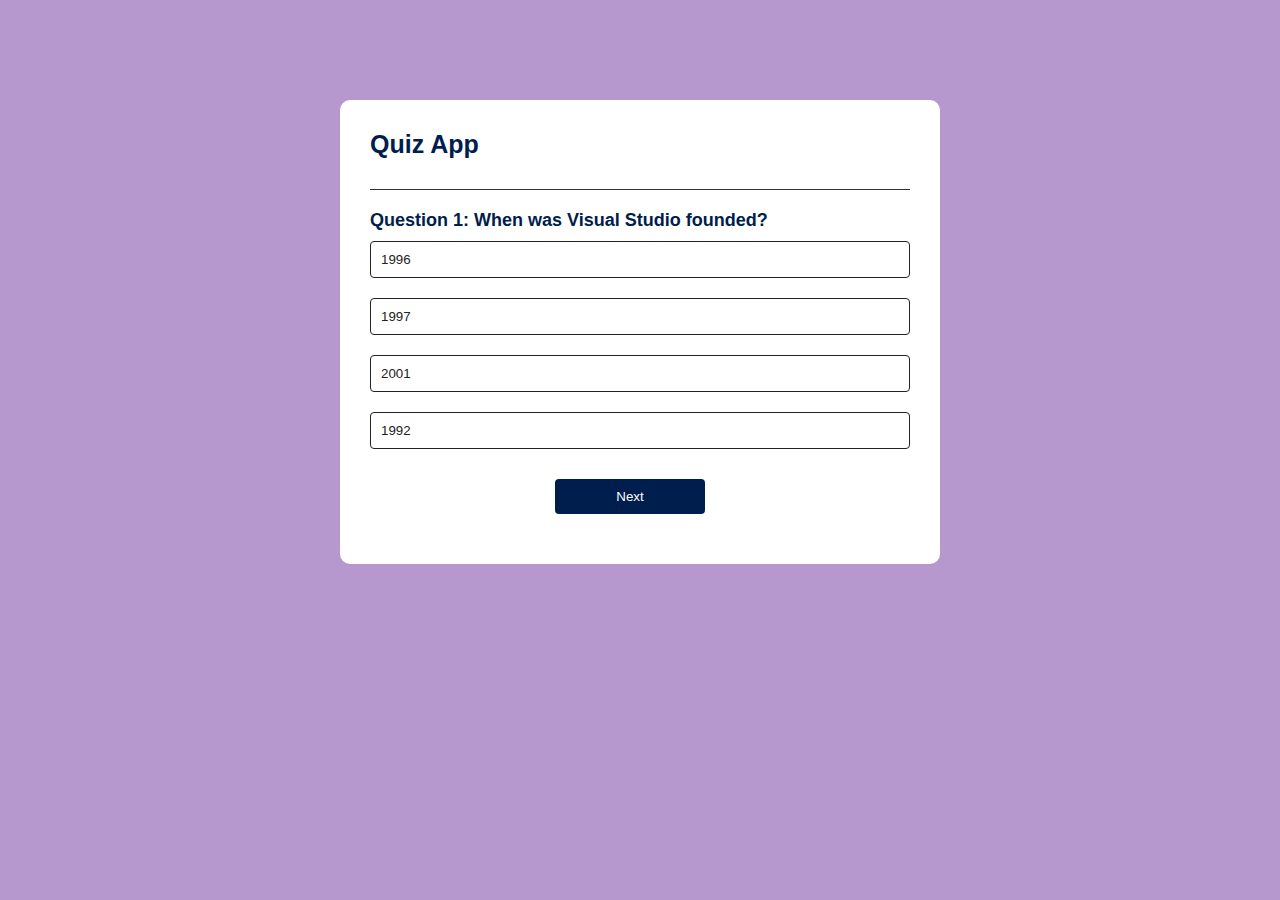
<file: index.html>
<!DOCTYPE html>
<html lang="en">

<head>
    <meta charset="UTF-8">
    <title>Quiz App</title>
    <link rel="stylesheet" href="style.css">
</head>

<body>
    <div class="app">
        <h1>Quiz App</h1>
        <div class="quiz">
            <h2 id="question">Question 1: When was Visual Studio founded?</h2>
            <div id="answer-buttons">
                <button class="btn" onclick="checkAnswer(this)">1996</button>
                <button class="btn" onclick="checkAnswer(this)">1997</button>
                <button class="btn" onclick="checkAnswer(this)">2001</button>
                <button class="btn" onclick="checkAnswer(this)">1992</button>
            </div>
            <button id="next-btn" onclick="nextQuestion()" >Next</button>
        </div>
    </div>


    <script src="main.js"></script>
</body>

</html>
</file>
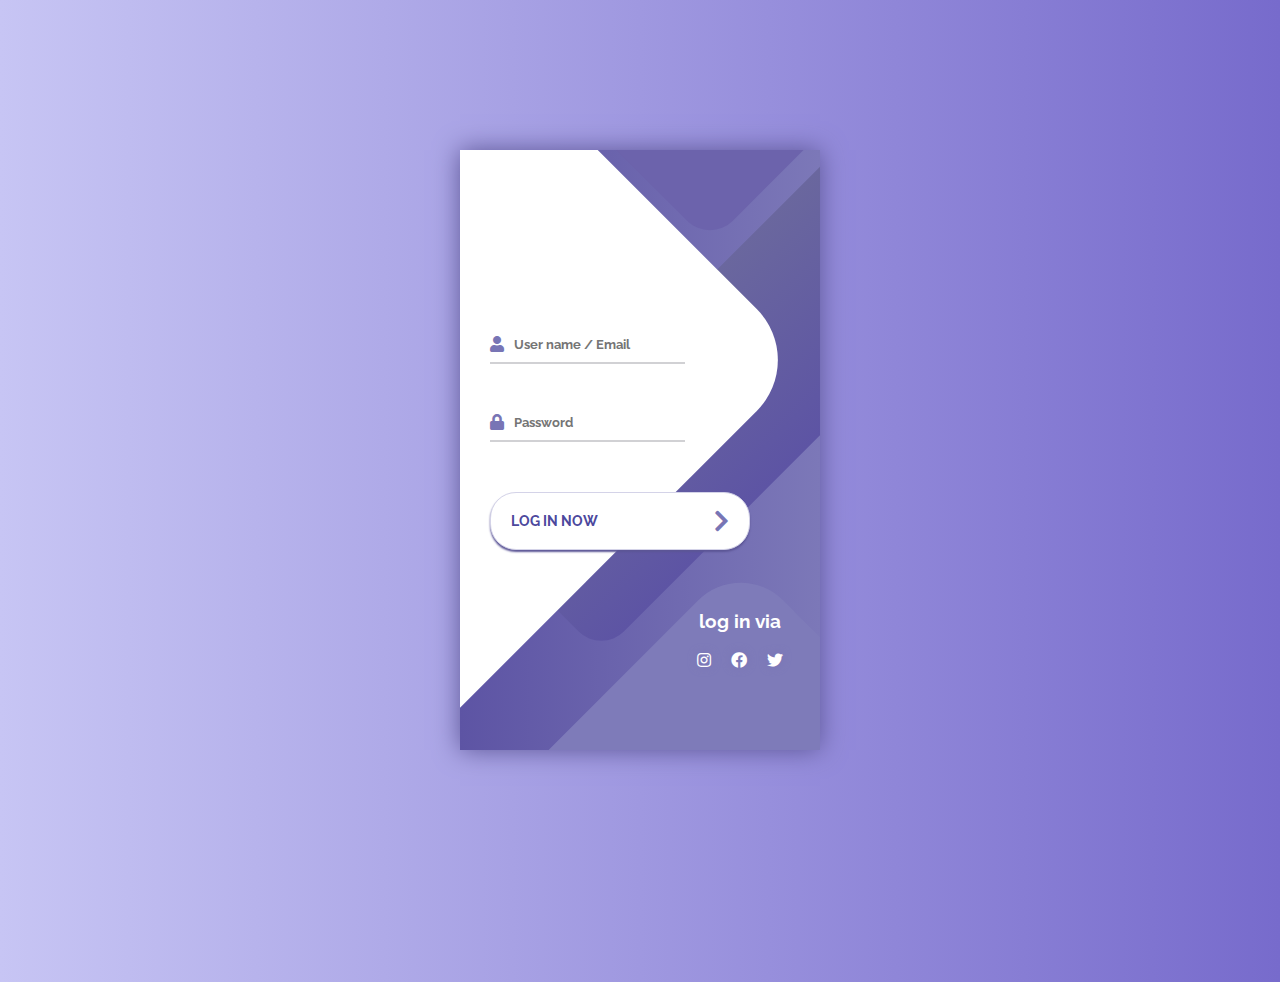
<file: signin.html>
<!DOCTYPE html>
<html lang="en">
<head>
    <meta charset="UTF-8">
    <title>Login</title>
    <link href="https://cdnjs.cloudflare.com/ajax/libs/font-awesome/5.10.0/css/all.min.css" rel="stylesheet">
    <link rel="stylesheet" href="loginStyle.css">

      

</head>
<body>
    <div class="container">
        <div class="screen">
            <div class="screen__content">
                <form class="login" id="login-form">
                    <div class="login__field">
                        <i class="login__icon fas fa-user"></i>
                        <input type="text" class="login__input" id="username" placeholder="User name / Email">
                    </div>
                    <div class="login__field">
                        <i class="login__icon fas fa-lock"></i>
                        <input type="password" class="login__input" id="password" placeholder="Password">
                    </div>
                    <button type="button" class="button login__submit" onclick="login()">Log In Now
                        <i class="button__icon fas fa-chevron-right"></i>
                    </button>				
                </form>
                <div class="social-login">
                    <h3>log in via</h3>
                    <div class="social-icons">
                        <a href="#" class="social-login__icon fab fa-instagram"></a>
                        <a href="#" class="social-login__icon fab fa-facebook"></a>
                        <a href="#" class="social-login__icon fab fa-twitter"></a>
                    </div>
                </div>
            </div>
            <div class="screen__background">
                <span class="screen__background__shape screen__background__shape4"></span>
                <span class="screen__background__shape screen__background__shape3"></span>		
                <span class="screen__background__shape screen__background__shape2"></span>
                <span class="screen__background__shape screen__background__shape1"></span>
            </div>		
        </div>
    </div>
    
    <script>
        function login() {
            var username = document.getElementById('username').value;
            var password = document.getElementById('password').value;
            
            if (username === 'quiz@gmail.com' && password === '12345') {
                window.location.href = 'index.html';
            } else {
                showAlert('Error: Invalid username or password', 'error');
            }
        }

        function showAlert(message, type) {
            var alertBox = document.createElement('div');
            alertBox.className = 'alert ' + type;
            alertBox.innerHTML = '<p>' + message + '</p>' +
                '<span class="close-btn" onclick="this.parentElement.style.display=\'none\'">&times;</span>';
            document.body.appendChild(alertBox);
        }
    </script>
</body>
</html>
</file>
<file: style.css>
*{
    margin: 0;
    padding: 0;
    font-family: 'poppins', sans-serif;
    box-sizing: border-box;
}
body{
    background: #b697ce;
}
.app{
    background: #fff;
    width: 90%;
    max-width: 600px;
    margin: 100px auto 0;
    border-radius: 10px;
    padding: 30px;
}
.app h1{
    font-size: 25px;
    color: #001e4d;
    font-weight: 600;
    border-bottom: 1px solid #333;
    padding-bottom: 30px;
}
.quiz{
    padding: 20px 0;


}
.quiz h2{
    font-size: 18px;
    color: #001e4d;
    font-weight: 600;
}
.btn{
    background: #fff;
    color: #222;
    font-weight: 500;
    width: 100%;
    border: 1px solid #222;
    padding: 10px;
    margin: 10px 0;
    text-align: left;
    border-radius: 4px;
    cursor: pointer;
    transition: all 0.3s ;

}
.btn:hover:not([disabled]){
    background: #222;
    color: #fff;
}
.btn:disabled{
    cursor: no-drop;
}
#next-btn{
    background: #001e4d;
    color: #fff;
    font-weight: 500;
    width: 150px;
    border: 0;
    padding: 10px;
    margin: 20px auto 0;
    border-radius: 4px;
    margin-left: 185px;
    cursor: pointer;
    /* display: none; */

}
.correct{
    background: #9aeabc;
}
.incorrect{
    background: #da0b0b;
}
</file>
<file: loginStyle.css>
@import url('https://fonts.googleapis.com/css?family=Raleway:400,700');

* {
	box-sizing: border-box;
	margin: 0;
	padding: 0;	
	font-family: Raleway, sans-serif;
}

body {
	background: linear-gradient(90deg, #C7C5F4, #776BCC);		
}

.container {
	display: flex;
	align-items: center;
	justify-content: center;
	min-height: 100vh;
}

.screen {		
	background: linear-gradient(90deg, #5D54A4, #7C78B8);		
	position: relative;	
	height: 600px;
	width: 360px;	
	box-shadow: 0px 0px 24px #5C5696;
}

.screen__content {
	z-index: 1;
	position: relative;	
	height: 100%;
}

.screen__background {		
	position: absolute;
	top: 0;
	left: 0;
	right: 0;
	bottom: 0;
	z-index: 0;
	-webkit-clip-path: inset(0 0 0 0);
	clip-path: inset(0 0 0 0);	
}

.screen__background__shape {
	transform: rotate(45deg);
	position: absolute;
}

.screen__background__shape1 {
	height: 520px;
	width: 520px;
	background: #FFF;	
	top: -50px;
	right: 120px;	
	border-radius: 0 72px 0 0;
}

.screen__background__shape2 {
	height: 220px;
	width: 220px;
	background: #6C63AC;	
	top: -172px;
	right: 0;	
	border-radius: 32px;
}

.screen__background__shape3 {
	height: 540px;
	width: 190px;
	background: linear-gradient(270deg, #5D54A4, #6A679E);
	top: -24px;
	right: 0;	
	border-radius: 32px;
}

.screen__background__shape4 {
	height: 400px;
	width: 200px;
	background: #7E7BB9;	
	top: 420px;
	right: 50px;	
	border-radius: 60px;
}

.login {
	width: 320px;
	padding: 30px;
	padding-top: 156px;
}

.login__field {
	padding: 20px 0px;	
	position: relative;	
}

.login__icon {
	position: absolute;
	top: 30px;
	color: #7875B5;
}

.login__input {
	border: none;
	border-bottom: 2px solid #D1D1D4;
	background: none;
	padding: 10px;
	padding-left: 24px;
	font-weight: 700;
	width: 75%;
	transition: .2s;
}

.login__input:active,
.login__input:focus,
.login__input:hover {
	outline: none;
	border-bottom-color: #9305f1;
}

.login__submit {
	background: #fff;
	font-size: 14px;
	margin-top: 30px;
	padding: 16px 20px;
	border-radius: 26px;
	border: 1px solid #D4D3E8;
	text-transform: uppercase;
	font-weight: 700;
	display: flex;
	align-items: center;
	width: 100%;
	color: #4C489D;
	box-shadow: 0px 2px 2px #5C5696;
	cursor: pointer;
	transition: .2s;
}

.login__submit:active,
.login__submit:focus,
.login__submit:hover {
	border-color: #6A679E;
	outline: none;
}

.button__icon {
	font-size: 24px;
	margin-left: auto;
	color: #7875B5;
}

.social-login {	
	position: absolute;
	height: 140px;
	width: 160px;
	text-align: center;
	bottom: 0px;
	right: 0px;
	color: #fff;
}

.social-icons {
	display: flex;
	align-items: center;
	justify-content: center;
}

.social-login__icon {
	padding: 20px 10px;
	color: #fff;
	text-decoration: none;	
	text-shadow: 0px 0px 8px #7875B5;
}

.social-login__icon:hover {
	transform: scale(1.5);	
}

.alert {
    position: fixed;
    top: 20%;
    left: 50%;
    transform: translate(-50%, -50%);
    background-color: #fff;
    padding: 20px;
    border-radius: 10px;
    box-shadow: 0 0 10px rgba(0, 0, 0, 0.2);
    z-index: 9999;
}

.alert.error {
    border: 2px solid #ff0000;
}

.alert.success {
    border: 2px solid #00ff00;
}

.alert p {
    margin: 0;
    padding: 0;
    font-size: 16px;
}

.close-btn {
    position: absolute;
    top: 5px;
    right: 5px;
    cursor: pointer;
    color: #000;
    font-size: 20px;
}

.close-btn:hover {
    color: #ff0000;
}
</file>
